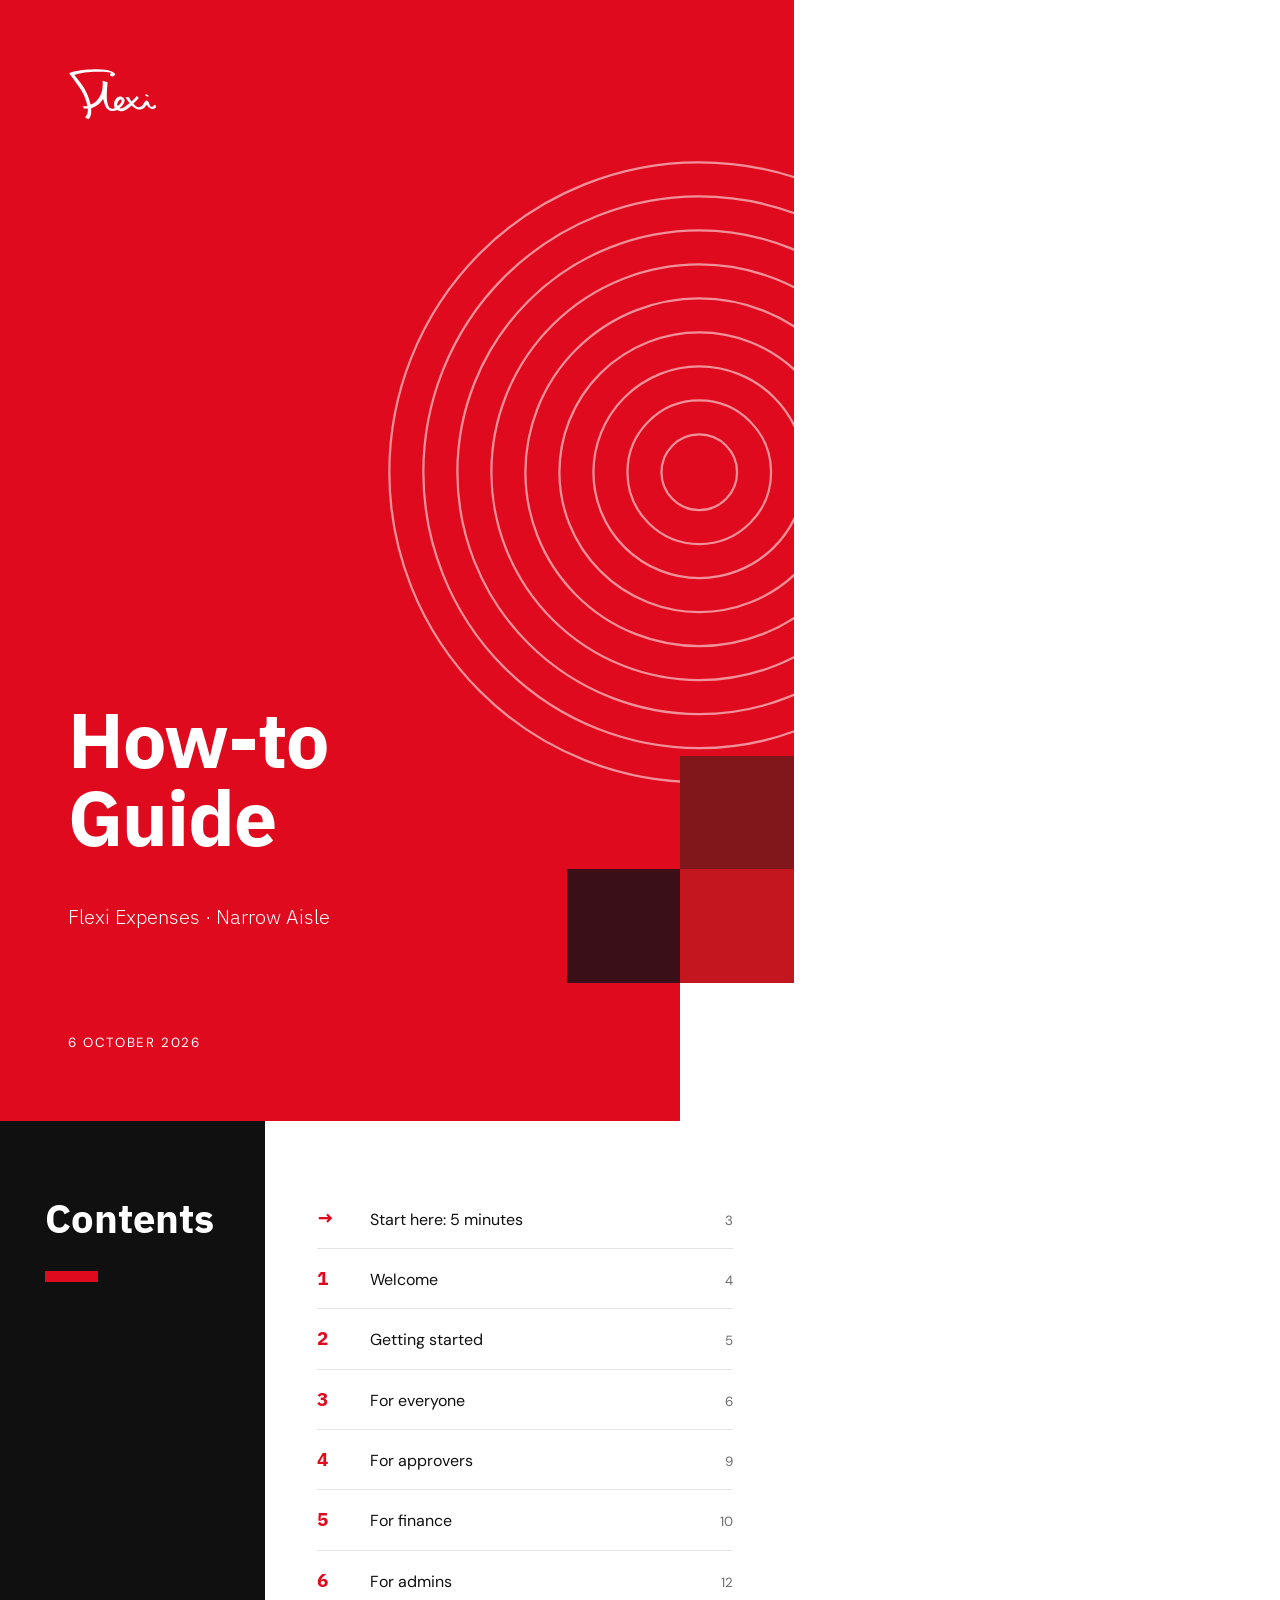
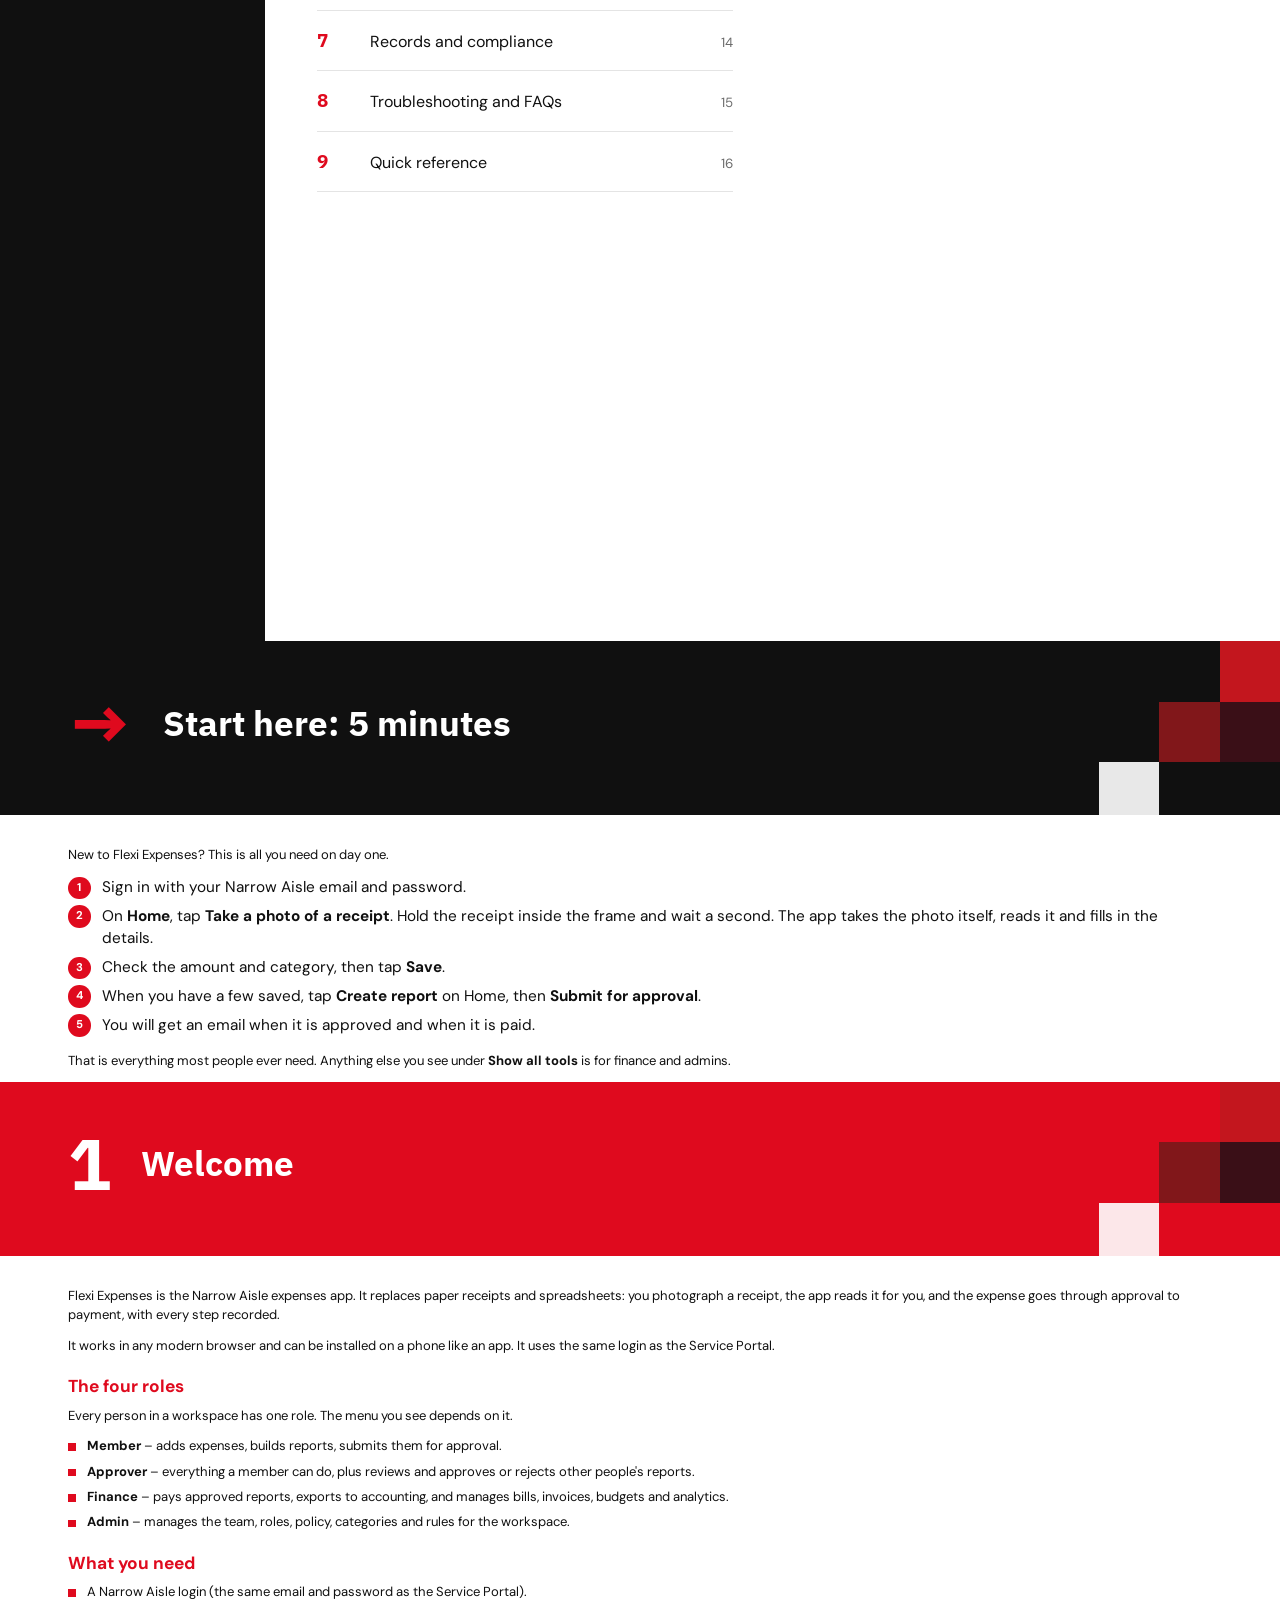
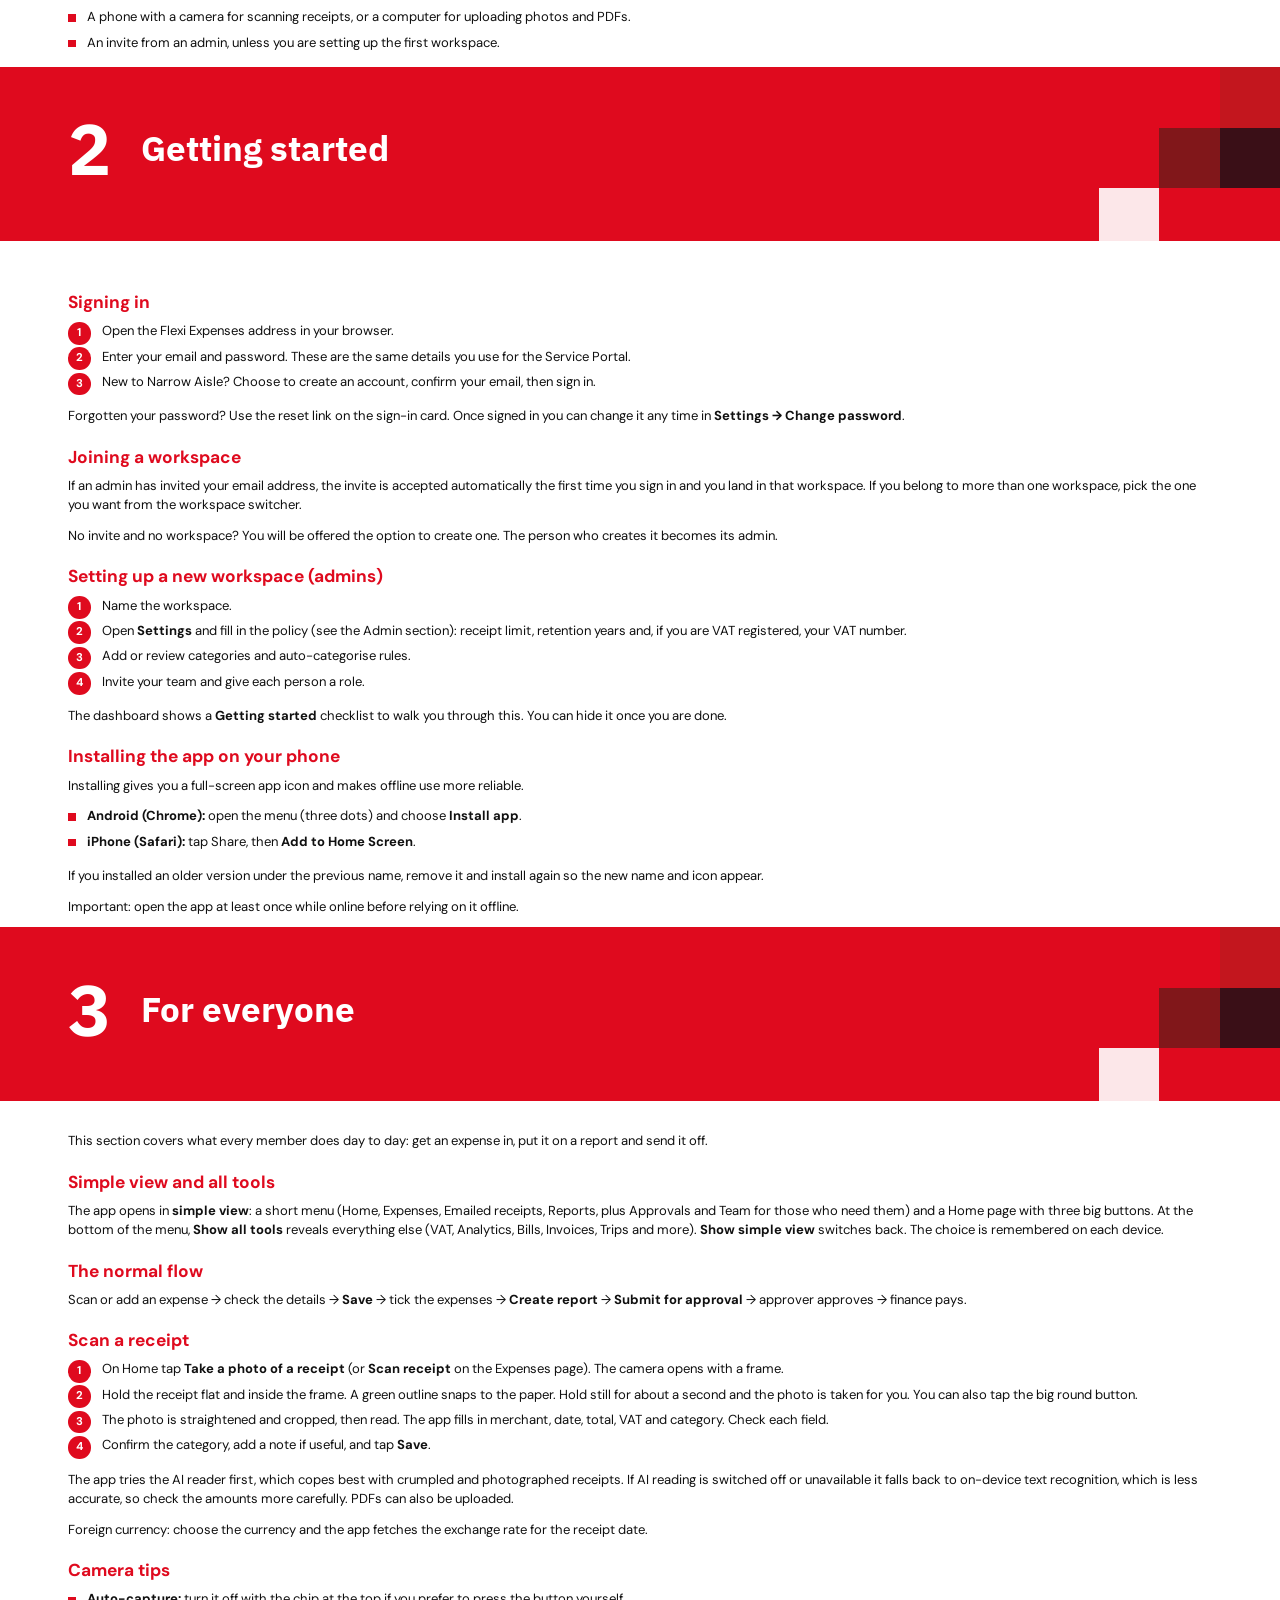
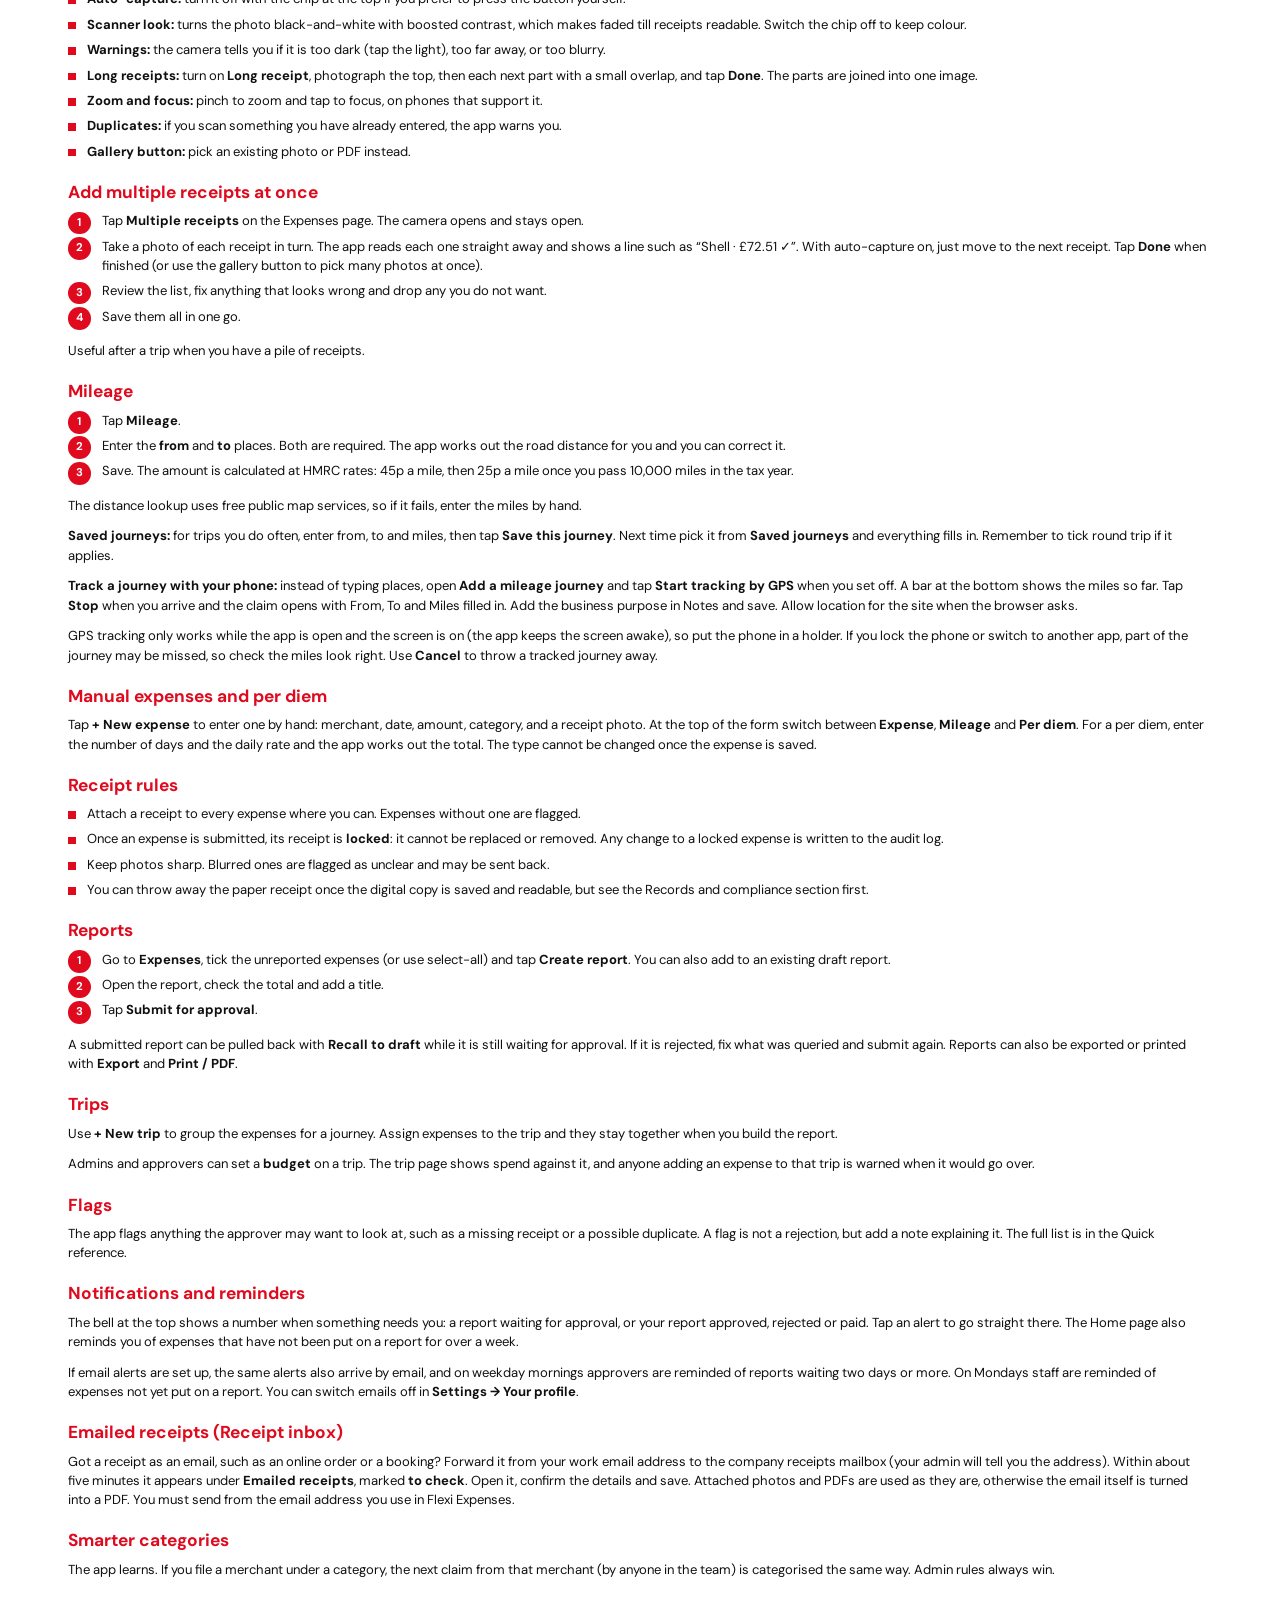
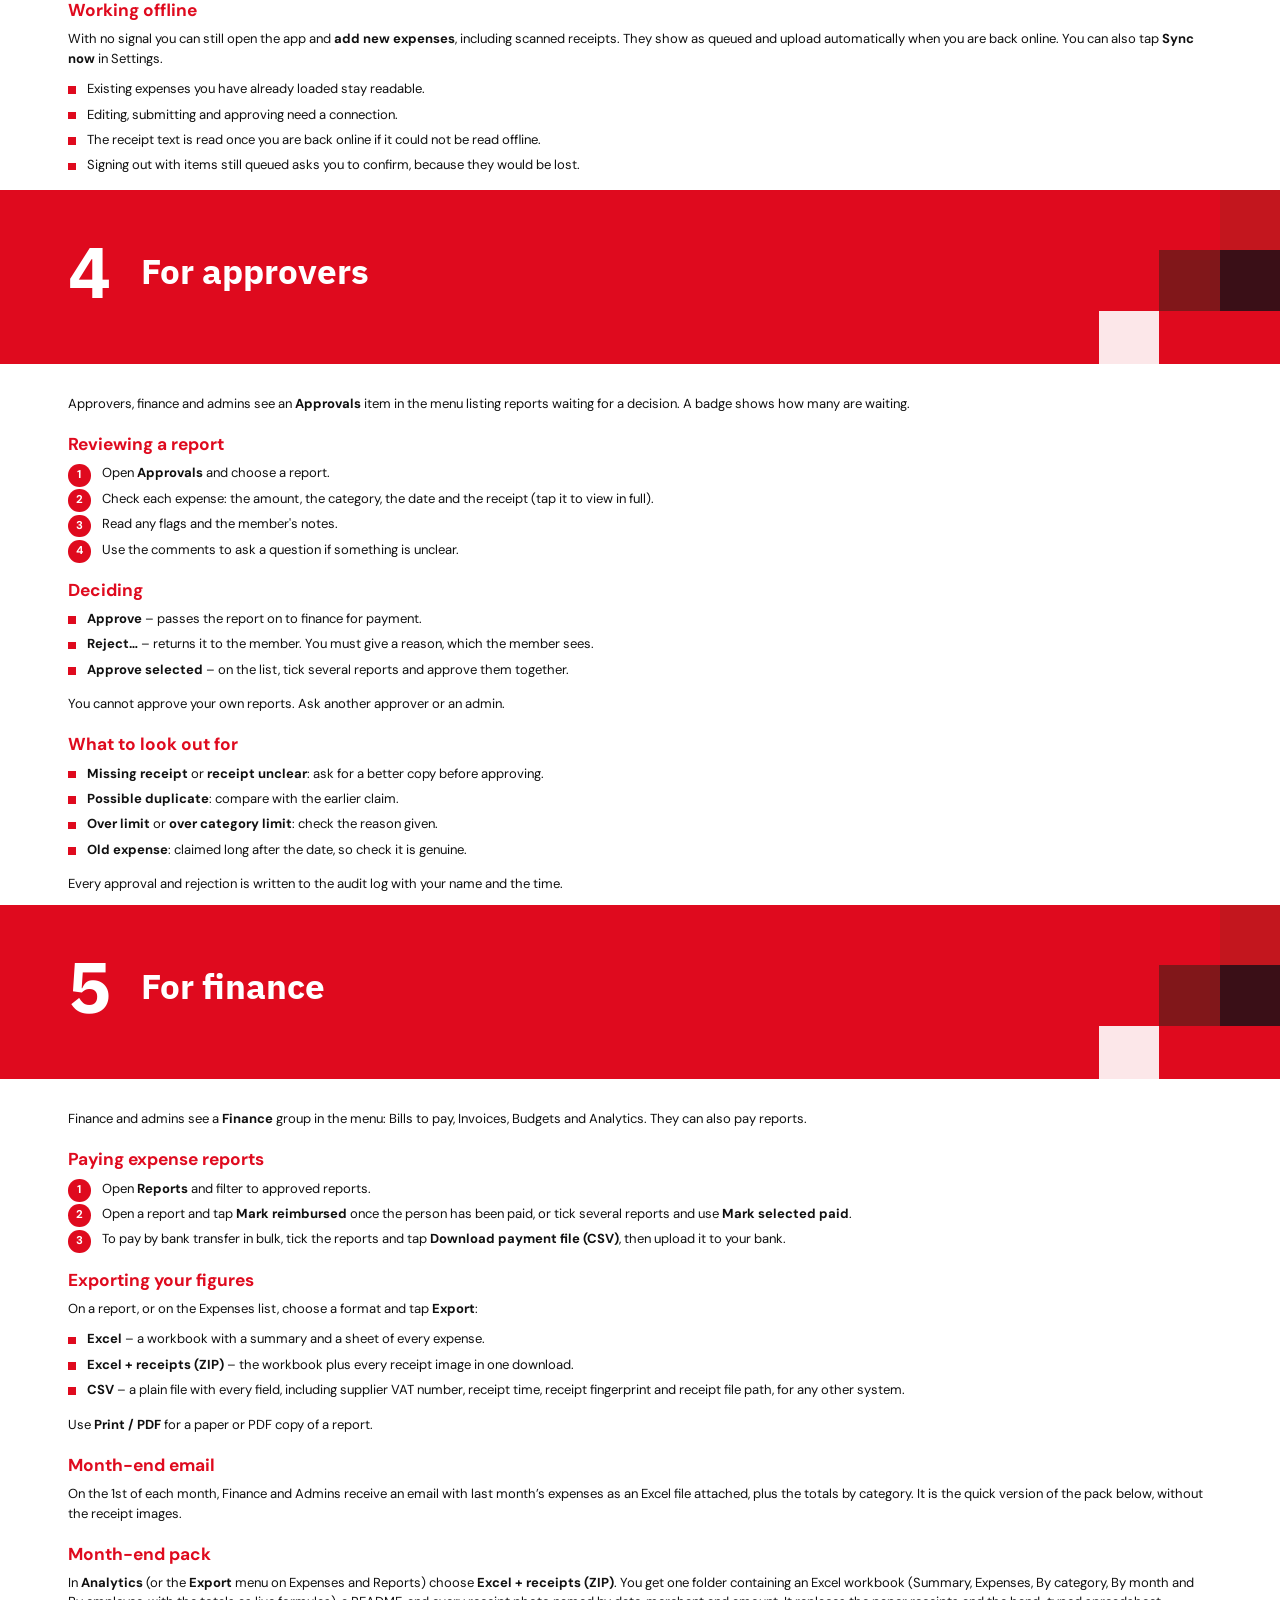
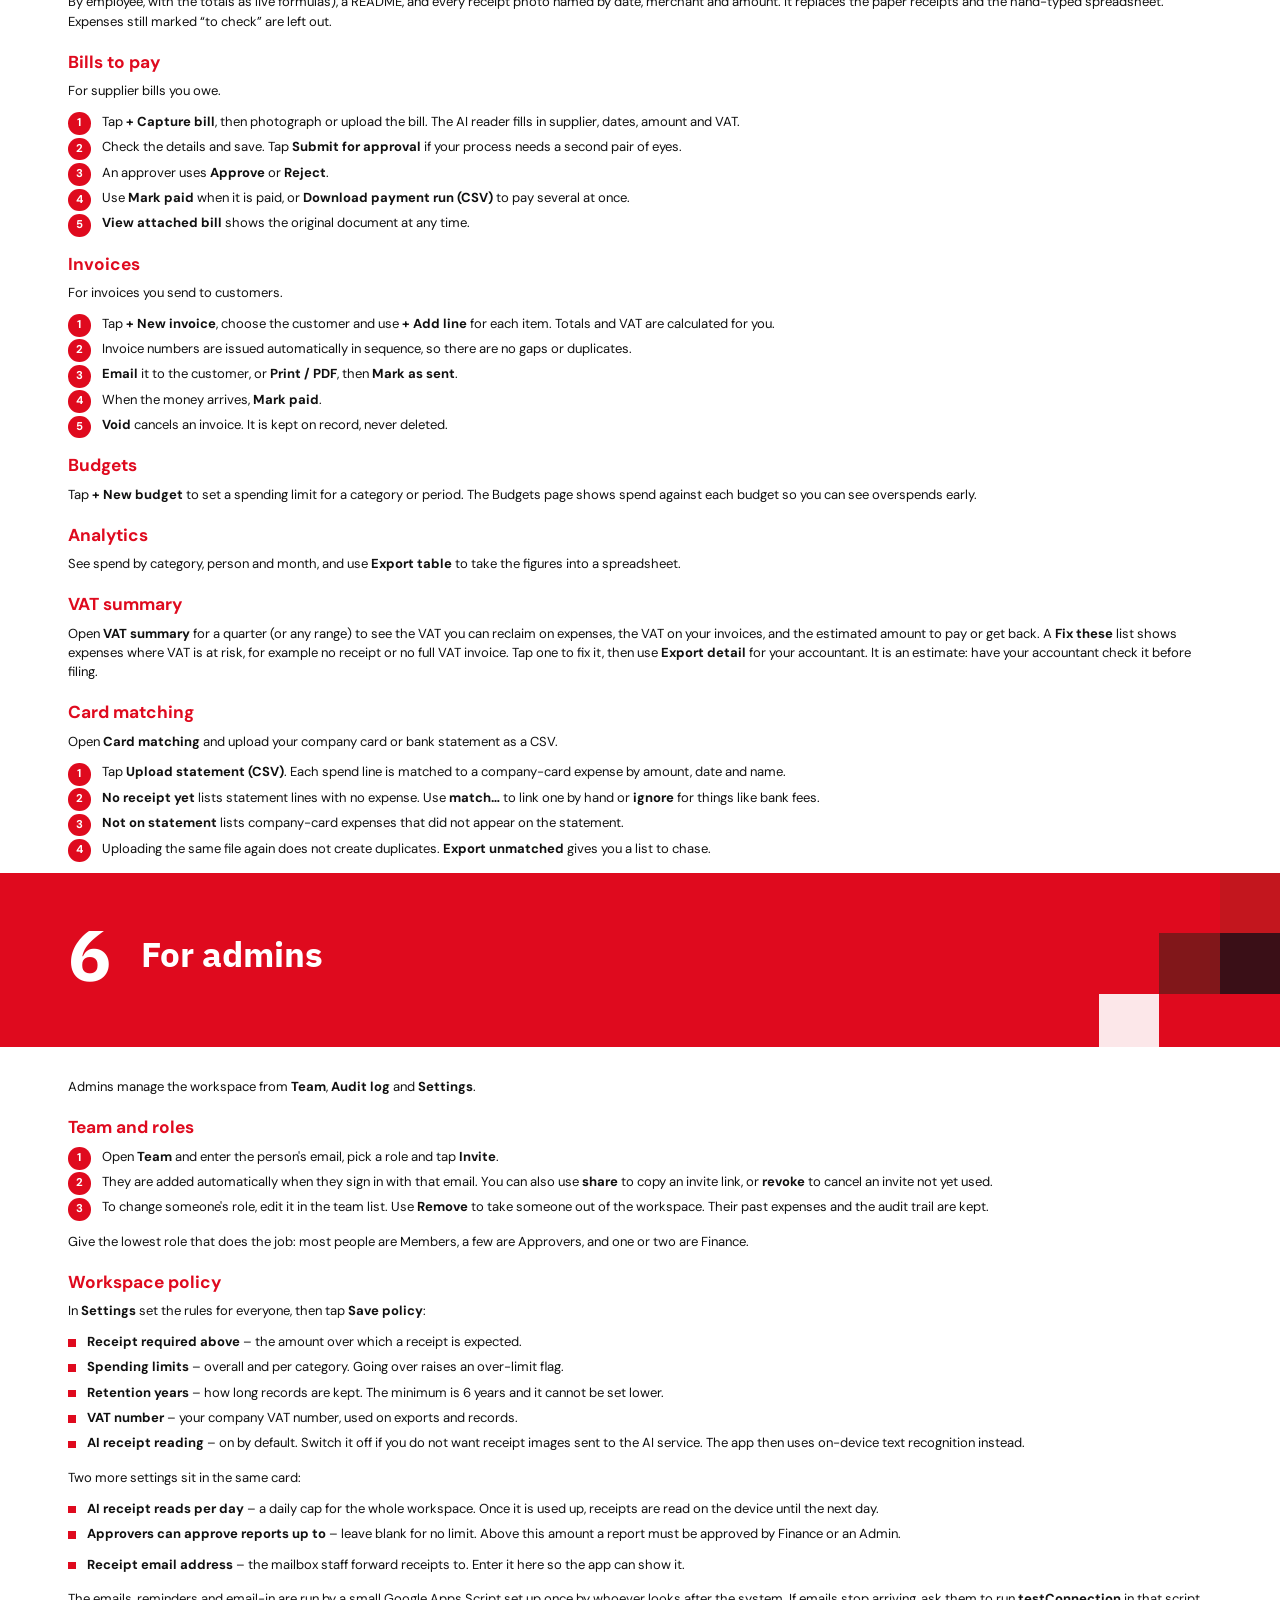
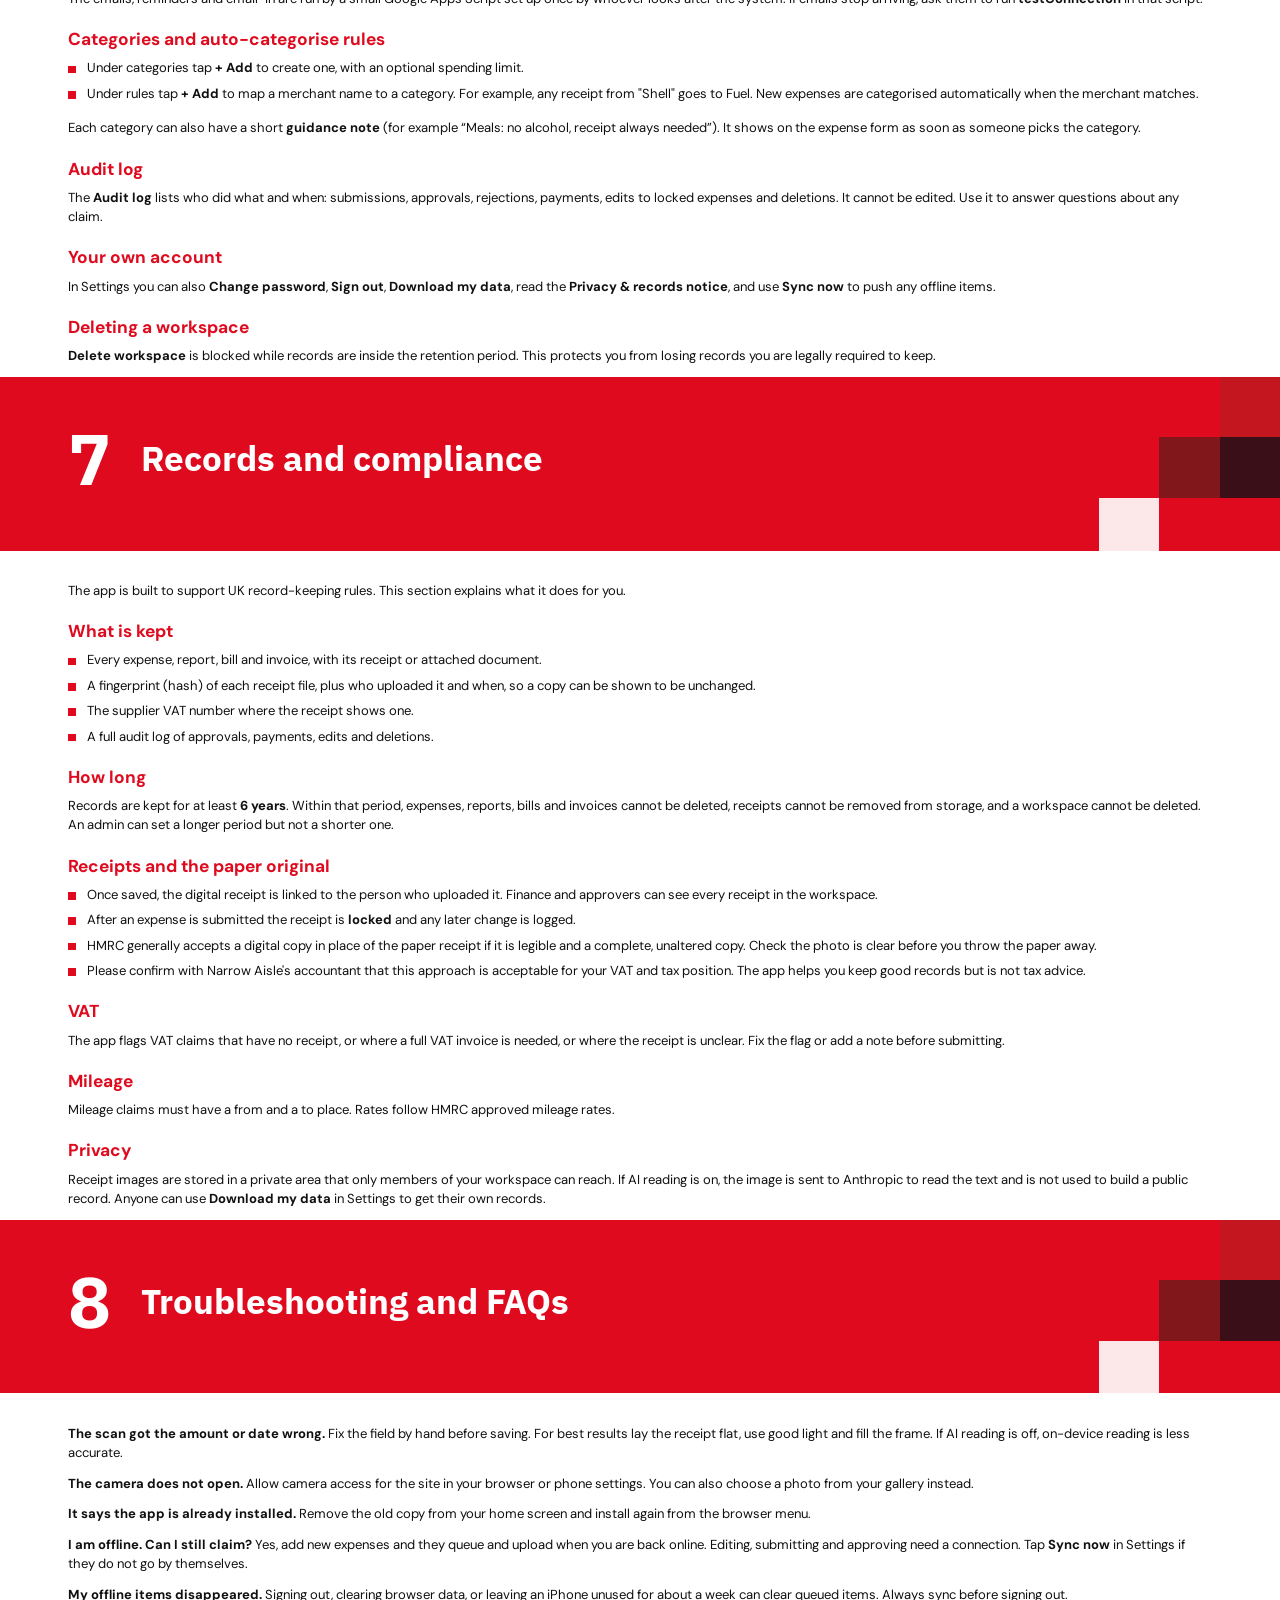
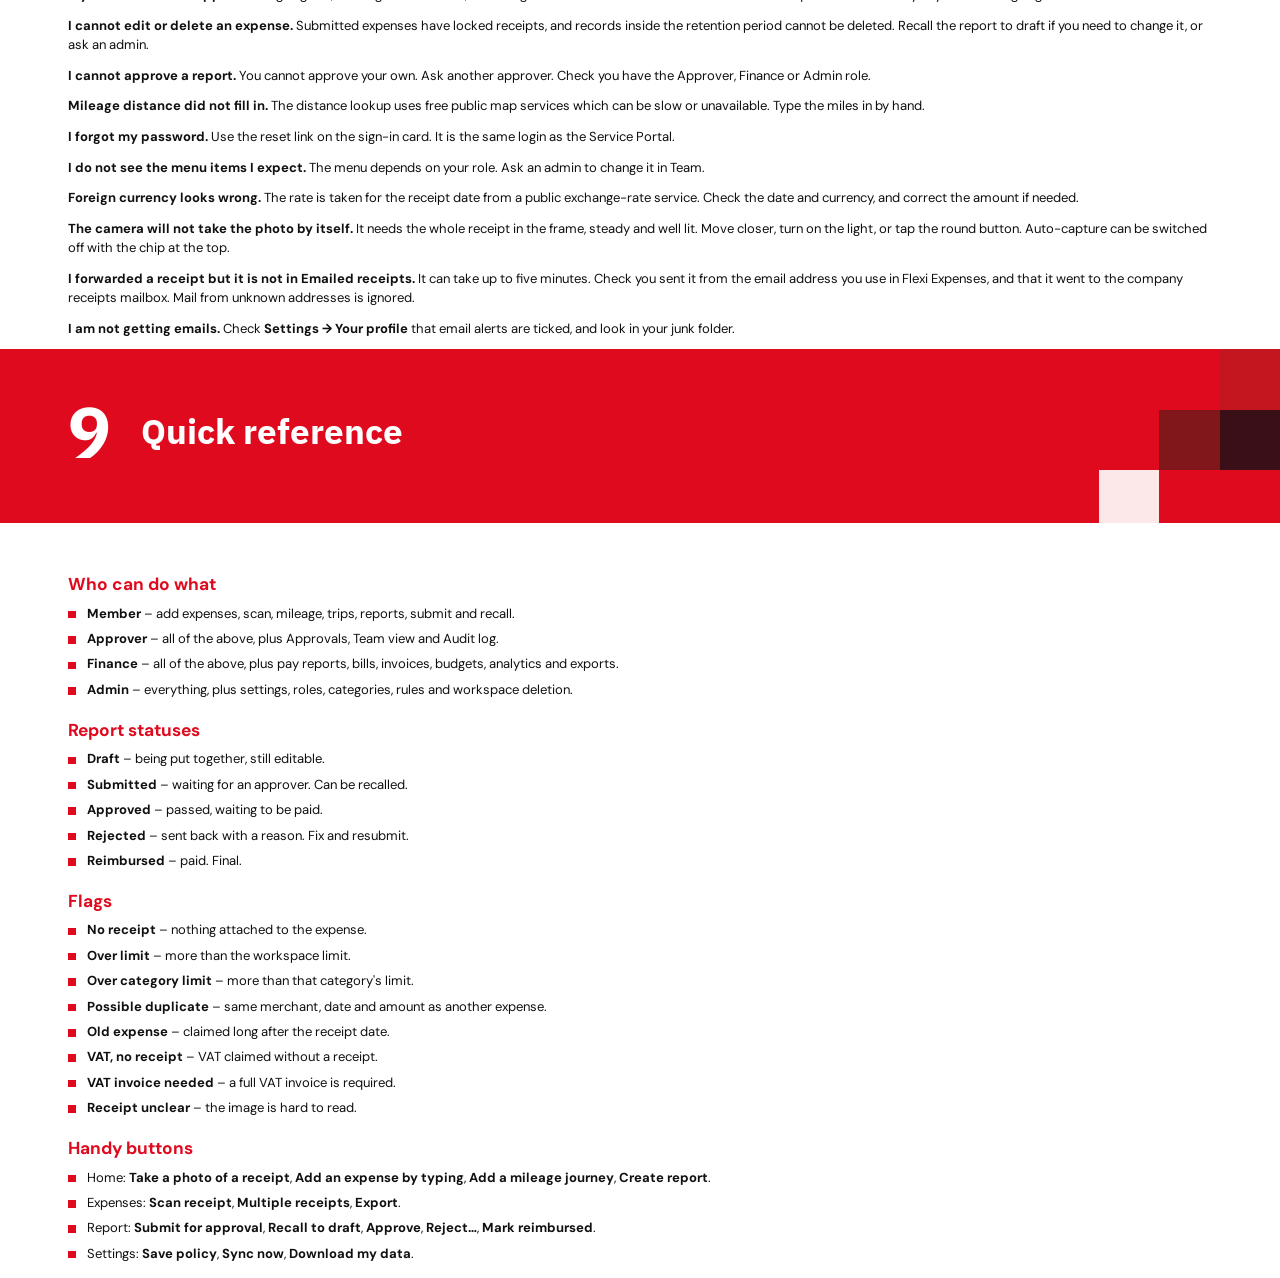
<file: Flexi-Expenses-How-to-Guide.html>
<!doctype html><html lang="en-GB"><meta charset="utf-8"><title>Flexi Expenses How-to Guide</title><link rel="stylesheet" href="https://fonts.googleapis.com/css2?family=DM+Sans:wght@400;500;700&family=IBM+Plex+Sans:wght@300;400;600;700&display=swap"><style>
@page{size:A4;margin:0 0 18mm 0;@bottom-left{content:'Flexi Expenses How-to Guide';font:8pt Inter,sans-serif;color:#6b6b6b;padding-left:18mm;border-top:1px solid #e4e4e4;width:150mm;vertical-align:middle}@bottom-right{content:'Page ' counter(page);font:8pt Inter,sans-serif;color:#6b6b6b;padding-right:18mm;border-top:1px solid #e4e4e4;vertical-align:middle}}
@page full{margin:0;@bottom-left{content:none;border:0}@bottom-right{content:none;border:0}}
.cover,.contents{page:full}
*{box-sizing:border-box}
:root{--red:#df0a1e;--ink:#101010;--maroon:#81171a;--deep:#3a0f17;--mid:#c3161e;--grey:#6b6b6b;--line:#e4e4e4}
body{margin:0;font-family:'DM Sans','Inter',sans-serif;color:var(--ink);font-size:9.8pt;line-height:1.48}
h1,h2,h3,.hf{font-family:'IBM Plex Sans','Inter',sans-serif}
.page{width:210mm;height:296.5mm;position:relative;overflow:hidden;page-break-after:always}
.cover{background:var(--red);color:#fff}
.cover svg.logo{position:absolute;left:18mm;top:18mm;height:14mm;width:auto}
.cover h1{position:absolute;left:18mm;bottom:70mm;margin:0;font-size:58pt;line-height:1;font-weight:700;letter-spacing:-1px}
.cover .sub{position:absolute;left:18mm;bottom:50mm;font-size:15pt;font-weight:300;font-family:'IBM Plex Sans','Inter',sans-serif}
.cover .date{position:absolute;left:18mm;bottom:18mm;font-size:10pt;letter-spacing:.12em;text-transform:uppercase}
.arcs{position:absolute;right:-60mm;top:40mm;width:170mm;height:170mm}
.blk{position:absolute}
.contents{background:#fff}
.contents .left{position:absolute;left:0;top:0;bottom:0;width:70mm;background:var(--ink);color:#fff;padding:18mm 12mm}
.contents .left h2{font-size:30pt;margin:0;font-weight:700}
.contents .left .bar{width:14mm;height:3mm;background:var(--red);margin-top:6mm}
.contents ol{position:absolute;left:84mm;top:18mm;right:16mm;margin:0;padding:0;list-style:none}
.contents li{display:flex;gap:5mm;align-items:baseline;padding:4.2mm 0;border-bottom:1px solid var(--line);font-size:12pt}
.contents li b{color:var(--red);font-family:'IBM Plex Sans','Inter',sans-serif;min-width:9mm;font-size:14pt}
.contents li span.t{flex:1}
.contents li span.p{color:var(--grey);font-size:10pt}
.sec{page-break-before:always}
.band{background:var(--red);color:#fff;height:46mm;position:relative;padding:12mm 18mm;overflow:hidden;break-inside:avoid}
.band .n{font-family:'IBM Plex Sans','Inter',sans-serif;font-size:54pt;font-weight:700;line-height:1;display:inline-block;vertical-align:middle;margin-right:8mm}
.band h2{display:inline-block;vertical-align:middle;margin:0;font-size:26pt;font-weight:700;max-width:115mm;line-height:1.1}
.band .b{position:absolute}
.content{padding:8mm 18mm 0}
.content h3{font-family:'DM Sans','Inter',sans-serif;font-weight:700;color:var(--red);font-size:13pt;margin:5mm 0 1.5mm;break-after:avoid}
.content p{margin:0 0 3mm}
.content ul,.content ol{margin:0 0 4mm;padding-left:6mm}
.content li{margin-bottom:1.6mm}
.content ol{list-style:none;counter-reset:n;padding-left:0}
.content ol>li{counter-increment:n;position:relative;padding-left:9mm;break-inside:avoid}
.content ol>li:before{content:counter(n);position:absolute;left:0;top:.05em;width:6mm;height:6mm;border-radius:50%;background:var(--red);color:#fff;font-size:8.5pt;font-weight:700;text-align:center;line-height:6mm}
.content ul{list-style:none;padding-left:0}
.content ul>li{position:relative;padding-left:5mm}
.content ul>li:before{content:"";position:absolute;left:0;top:.55em;width:2mm;height:2mm;background:var(--red)}
.content strong{font-weight:700}
.content table{border-collapse:collapse;width:100%;margin:2mm 0 5mm;font-size:9.5pt;break-inside:avoid}
.content th{background:var(--ink);color:#fff;text-align:left;padding:2mm 3mm}
.content td{padding:2mm 3mm;border-bottom:1px solid var(--line);vertical-align:top}
.content code{background:#f3f3f3;padding:0 1mm;font-size:9.5pt}
.start .band{background:var(--ink)}
.start .band .n{color:var(--red)}
.start .content ol>li{font-size:11.5pt}
.rh{position:absolute;top:0;left:0;right:0}
.run{position:fixed}
</style><body><div class="page cover"><svg class="logo" xmlns="http://www.w3.org/2000/svg" xmlns:xlink="http://www.w3.org/1999/xlink" id="Layer_1" x="0px" y="0px" viewBox="0 0 841.9 497.3" style="enable-background:new 0 0 841.9 497.3;" xml:space="preserve"><style type="text/css">	.st0{fill:#FFFFFF;}</style><g>	<path class="st0" d="M724.9,251.8l9.8-4.4c0.7-0.3,1.5-0.2,2.1,0.2l21.4,13.9c1.4,0.9,1.4,3.1-0.1,3.9l-8.5,4.9  c-0.7,0.4-1.6,0.4-2.3-0.1l-22.7-14.4C723.1,254.8,723.2,252.5,724.9,251.8"></path>	<path class="st0" d="M465.5,354.3c-3.9-1.9-6.2-15.3,4.1-34.8c8-15.1,17.6-20.8,22.6-22.6c5.2-1.9,8.9-0.1,10,1  c5.6,5.8,0.6,20-6.5,31.4C487.1,343.2,471.1,357,465.5,354.3 M806,352.8c-8.6,14.7-20.3,14-29.1,8.3c-7.7-5-13.3-26-16.2-34.6  c-3.1-9-11.7-19.9-21.8-19.9c-13.1,0-30.8,36.5-35.8,42.1c-11.6,12.8-38.3,28-60.3,14.1c-12.1-7.6-28.3-29-28.3-29  s49.6-49.4,51.6-52.3l-18.8-19.1c-2.3,3.8-48.6,51.6-50.4,51.6c-1.8,0-22.7-34.8-25.3-38c0,0-31.1-3-32.5-1.6  c0,0,40.1,55.2,38.8,57.5c-2,3.3-45.5,34.9-56,40.5c-21.1,11.1-38.5,6.4-38.5,6.4s30.2-25.5,40.3-45.5c5-9.8,23.1-42.2-16.6-60.4  c-23.6-10.8-44.4-1.6-63.6,26.8c-21.1,31-4.3,75.7-4.3,75.7s-23.6,16.7-44.6,1.3c-15.4-11.2-26.2-49.6-28.8-85.2  c-3.9-52.6,6.8-158.4,6.8-158.4l-47.3-13.9c0,0,6,51.3-5.2,93.9c-26.9,102.3-97,128.4-104.6,129.3c-7.6,0.9-7.6-52.3-59.1-145  C122.7,136.8,60,68.7,60.9,65.5c0.9-3.2,81.3-26.5,150.3-28.4c96.8-2.7,185.3,3,191.5,9.3c6.3,6.4-25.5,16.6,6.7,31.4  c15.1,6.9,27.3-5.9,32.9-13.5c2.3-3.2,2.1-7.6-0.4-10.5C430.3,40.4,387.4,7.2,249,11.9C76.6,17.8,15.7,44.2,12.1,50.1  s107.1,130.9,138,206.3c24.7,60.2,32.3,97.3,31.4,101.4c-0.9,4.1-44.4,1.4-44.4,1.4l13,21.4l35.4-1c0,0,3.9,24.3-1.8,42.7  c-7.9,25.4-22.8,37.7-22.8,42.3l30.9,17.7c0,0,19.5-14.3,25.5-54.6c3-20.2,0-47.7,0-47.7s30.1-8.8,60.5-31.4  c30.2-22.5,52.4-60,52.4-60s16.5,73.6,37.7,94.9c25.9,25.9,59,26.5,94,11.5c8.1,3.9,15.5,6.6,22.1,8.5c19.5,5.7,40.4,2.5,57.6-8.5  c16.4-10.4,41-30.3,55.5-43.4c2.7-2.4,37.2,42.7,83.1,37.6c30.9-3.4,42.8-19,55.6-39c6.6-10.2,13.7,20.7,45.9,32.5  c18.4,6.7,37.5,0.2,44.3-11C837,354,814.7,337.9,806,352.8"></path></g></svg>
<svg class="arcs" viewBox="0 0 170 170"><circle cx="85" cy="85" r="10" fill="none" stroke="#fff" stroke-width=".6" opacity=".55"/><circle cx="85" cy="85" r="19" fill="none" stroke="#fff" stroke-width=".6" opacity=".55"/><circle cx="85" cy="85" r="28" fill="none" stroke="#fff" stroke-width=".6" opacity=".55"/><circle cx="85" cy="85" r="37" fill="none" stroke="#fff" stroke-width=".6" opacity=".55"/><circle cx="85" cy="85" r="46" fill="none" stroke="#fff" stroke-width=".6" opacity=".55"/><circle cx="85" cy="85" r="55" fill="none" stroke="#fff" stroke-width=".6" opacity=".55"/><circle cx="85" cy="85" r="64" fill="none" stroke="#fff" stroke-width=".6" opacity=".55"/><circle cx="85" cy="85" r="73" fill="none" stroke="#fff" stroke-width=".6" opacity=".55"/><circle cx="85" cy="85" r="82" fill="none" stroke="#fff" stroke-width=".6" opacity=".55"/></svg>
<div class="blk" style="right:0;top:200mm;width:30mm;height:30mm;background:#81171a"></div>
<div class="blk" style="right:30mm;top:230mm;width:30mm;height:30mm;background:#3a0f17"></div>
<div class="blk" style="right:0;top:230mm;width:30mm;height:30mm;background:#c3161e"></div>
<div class="blk" style="right:0;top:260mm;width:30mm;height:37mm;background:#fff"></div>
<h1>How-to<br>Guide</h1><div class="sub">Flexi Expenses · Narrow Aisle</div><div class="date">6 October 2026</div></div><div class="page contents"><div class="left"><h2>Contents</h2><div class="bar"></div></div><ol><li><b>→</b><span class="t">Start here: 5 minutes</span><span class="p">3</span></li><li><b>1</b><span class="t">Welcome</span><span class="p">4</span></li><li><b>2</b><span class="t">Getting started</span><span class="p">5</span></li><li><b>3</b><span class="t">For everyone</span><span class="p">6</span></li><li><b>4</b><span class="t">For approvers</span><span class="p">9</span></li><li><b>5</b><span class="t">For finance</span><span class="p">10</span></li><li><b>6</b><span class="t">For admins</span><span class="p">12</span></li><li><b>7</b><span class="t">Records and compliance</span><span class="p">14</span></li><li><b>8</b><span class="t">Troubleshooting and FAQs</span><span class="p">15</span></li><li><b>9</b><span class="t">Quick reference</span><span class="p">16</span></li></ol></div><section class="sec start" id="s0"><div class="band"><span class="n">→</span><h2>Start here: 5 minutes</h2>
<div class="b" style="right:0;top:0;width:16mm;height:16mm;background:#c3161e"></div>
<div class="b" style="right:16mm;top:16mm;width:16mm;height:16mm;background:#81171a"></div>
<div class="b" style="right:0;top:16mm;width:16mm;height:16mm;background:#3a0f17"></div>
<div class="b" style="right:32mm;top:32mm;width:16mm;height:16mm;background:#fff;opacity:.9"></div></div><div class="content"><p>New to Flexi Expenses? This is all you need on day one.</p>
<ol>
<li>Sign in with your Narrow Aisle email and password.</li>
<li>On <strong>Home</strong>, tap <strong>Take a photo of a receipt</strong>. Hold the receipt inside the frame and wait a second. The app takes the photo itself, reads it and fills in the details.</li>
<li>Check the amount and category, then tap <strong>Save</strong>.</li>
<li>When you have a few saved, tap <strong>Create report</strong> on Home, then <strong>Submit for approval</strong>.</li>
<li>You will get an email when it is approved and when it is paid.</li>
</ol>
<p>That is everything most people ever need. Anything else you see under <strong>Show all tools</strong> is for finance and admins.</p></div></section><section class="sec" id="s1"><div class="band"><span class="n">1</span><h2>Welcome</h2>
<div class="b" style="right:0;top:0;width:16mm;height:16mm;background:#c3161e"></div>
<div class="b" style="right:16mm;top:16mm;width:16mm;height:16mm;background:#81171a"></div>
<div class="b" style="right:0;top:16mm;width:16mm;height:16mm;background:#3a0f17"></div>
<div class="b" style="right:32mm;top:32mm;width:16mm;height:16mm;background:#fff;opacity:.9"></div></div><div class="content"><p>Flexi Expenses is the Narrow Aisle expenses app. It replaces paper receipts and spreadsheets: you photograph a receipt, the app reads it for you, and the expense goes through approval to payment, with every step recorded.</p>
<p>It works in any modern browser and can be installed on a phone like an app. It uses the same login as the Service Portal.</p>
<h3>The four roles</h3>
<p>Every person in a workspace has one role. The menu you see depends on it.</p>
<ul>
<li><strong>Member</strong> – adds expenses, builds reports, submits them for approval.</li>
<li><strong>Approver</strong> – everything a member can do, plus reviews and approves or rejects other people's reports.</li>
<li><strong>Finance</strong> – pays approved reports, exports to accounting, and manages bills, invoices, budgets and analytics.</li>
<li><strong>Admin</strong> – manages the team, roles, policy, categories and rules for the workspace.</li>
</ul>
<h3>What you need</h3>
<ul>
<li>A Narrow Aisle login (the same email and password as the Service Portal).</li>
<li>A phone with a camera for scanning receipts, or a computer for uploading photos and PDFs.</li>
<li>An invite from an admin, unless you are setting up the first workspace.</li>
</ul></div></section><section class="sec" id="s2"><div class="band"><span class="n">2</span><h2>Getting started</h2>
<div class="b" style="right:0;top:0;width:16mm;height:16mm;background:#c3161e"></div>
<div class="b" style="right:16mm;top:16mm;width:16mm;height:16mm;background:#81171a"></div>
<div class="b" style="right:0;top:16mm;width:16mm;height:16mm;background:#3a0f17"></div>
<div class="b" style="right:32mm;top:32mm;width:16mm;height:16mm;background:#fff;opacity:.9"></div></div><div class="content"><h3>Signing in</h3>
<ol>
<li>Open the Flexi Expenses address in your browser.</li>
<li>Enter your email and password. These are the same details you use for the Service Portal.</li>
<li>New to Narrow Aisle? Choose to create an account, confirm your email, then sign in.</li>
</ol>
<p>Forgotten your password? Use the reset link on the sign-in card. Once signed in you can change it any time in <strong>Settings → Change password</strong>.</p>
<h3>Joining a workspace</h3>
<p>If an admin has invited your email address, the invite is accepted automatically the first time you sign in and you land in that workspace. If you belong to more than one workspace, pick the one you want from the workspace switcher.</p>
<p>No invite and no workspace? You will be offered the option to create one. The person who creates it becomes its admin.</p>
<h3>Setting up a new workspace (admins)</h3>
<ol>
<li>Name the workspace.</li>
<li>Open <strong>Settings</strong> and fill in the policy (see the Admin section): receipt limit, retention years and, if you are VAT registered, your VAT number.</li>
<li>Add or review categories and auto-categorise rules.</li>
<li>Invite your team and give each person a role.</li>
</ol>
<p>The dashboard shows a <strong>Getting started</strong> checklist to walk you through this. You can hide it once you are done.</p>
<h3>Installing the app on your phone</h3>
<p>Installing gives you a full-screen app icon and makes offline use more reliable.</p>
<ul>
<li><strong>Android (Chrome):</strong> open the menu (three dots) and choose <strong>Install app</strong>.</li>
<li><strong>iPhone (Safari):</strong> tap Share, then <strong>Add to Home Screen</strong>.</li>
</ul>
<p>If you installed an older version under the previous name, remove it and install again so the new name and icon appear.</p>
<p>Important: open the app at least once while online before relying on it offline.</p></div></section><section class="sec" id="s3"><div class="band"><span class="n">3</span><h2>For everyone</h2>
<div class="b" style="right:0;top:0;width:16mm;height:16mm;background:#c3161e"></div>
<div class="b" style="right:16mm;top:16mm;width:16mm;height:16mm;background:#81171a"></div>
<div class="b" style="right:0;top:16mm;width:16mm;height:16mm;background:#3a0f17"></div>
<div class="b" style="right:32mm;top:32mm;width:16mm;height:16mm;background:#fff;opacity:.9"></div></div><div class="content"><p>This section covers what every member does day to day: get an expense in, put it on a report and send it off.</p>
<h3>Simple view and all tools</h3>
<p>The app opens in <strong>simple view</strong>: a short menu (Home, Expenses, Emailed receipts, Reports, plus Approvals and Team for those who need them) and a Home page with three big buttons. At the bottom of the menu, <strong>Show all tools</strong> reveals everything else (VAT, Analytics, Bills, Invoices, Trips and more). <strong>Show simple view</strong> switches back. The choice is remembered on each device.</p>
<h3>The normal flow</h3>
<p>Scan or add an expense → check the details → <strong>Save</strong> → tick the expenses → <strong>Create report</strong> → <strong>Submit for approval</strong> → approver approves → finance pays.</p>
<h3>Scan a receipt</h3>
<ol>
<li>On Home tap <strong>Take a photo of a receipt</strong> (or <strong>Scan receipt</strong> on the Expenses page). The camera opens with a frame.</li>
<li>Hold the receipt flat and inside the frame. A green outline snaps to the paper. Hold still for about a second and the photo is taken for you. You can also tap the big round button.</li>
<li>The photo is straightened and cropped, then read. The app fills in merchant, date, total, VAT and category. Check each field.</li>
<li>Confirm the category, add a note if useful, and tap <strong>Save</strong>.</li>
</ol>
<p>The app tries the AI reader first, which copes best with crumpled and photographed receipts. If AI reading is switched off or unavailable it falls back to on-device text recognition, which is less accurate, so check the amounts more carefully. PDFs can also be uploaded.</p>
<p>Foreign currency: choose the currency and the app fetches the exchange rate for the receipt date.</p>
<h3>Camera tips</h3>
<ul>
<li><strong>Auto-capture:</strong> turn it off with the chip at the top if you prefer to press the button yourself.</li>
<li><strong>Scanner look:</strong> turns the photo black-and-white with boosted contrast, which makes faded till receipts readable. Switch the chip off to keep colour.</li>
<li><strong>Warnings:</strong> the camera tells you if it is too dark (tap the light), too far away, or too blurry.</li>
<li><strong>Long receipts:</strong> turn on <strong>Long receipt</strong>, photograph the top, then each next part with a small overlap, and tap <strong>Done</strong>. The parts are joined into one image.</li>
<li><strong>Zoom and focus:</strong> pinch to zoom and tap to focus, on phones that support it.</li>
<li><strong>Duplicates:</strong> if you scan something you have already entered, the app warns you.</li>
<li><strong>Gallery button:</strong> pick an existing photo or PDF instead.</li>
</ul>
<h3>Add multiple receipts at once</h3>
<ol>
<li>Tap <strong>Multiple receipts</strong> on the Expenses page. The camera opens and stays open.</li>
<li>Take a photo of each receipt in turn. The app reads each one straight away and shows a line such as “Shell · £72.51 ✓”. With auto-capture on, just move to the next receipt. Tap <strong>Done</strong> when finished (or use the gallery button to pick many photos at once).</li>
<li>Review the list, fix anything that looks wrong and drop any you do not want.</li>
<li>Save them all in one go.</li>
</ol>
<p>Useful after a trip when you have a pile of receipts.</p>
<h3>Mileage</h3>
<ol>
<li>Tap <strong>Mileage</strong>.</li>
<li>Enter the <strong>from</strong> and <strong>to</strong> places. Both are required. The app works out the road distance for you and you can correct it.</li>
<li>Save. The amount is calculated at HMRC rates: 45p a mile, then 25p a mile once you pass 10,000 miles in the tax year.</li>
</ol>
<p>The distance lookup uses free public map services, so if it fails, enter the miles by hand.</p>
<p><strong>Saved journeys:</strong> for trips you do often, enter from, to and miles, then tap <strong>Save this journey</strong>. Next time pick it from <strong>Saved journeys</strong> and everything fills in. Remember to tick round trip if it applies.</p>
<p><strong>Track a journey with your phone:</strong> instead of typing places, open <strong>Add a mileage journey</strong> and tap <strong>Start tracking by GPS</strong> when you set off. A bar at the bottom shows the miles so far. Tap <strong>Stop</strong> when you arrive and the claim opens with From, To and Miles filled in. Add the business purpose in Notes and save. Allow location for the site when the browser asks.</p>
<p>GPS tracking only works while the app is open and the screen is on (the app keeps the screen awake), so put the phone in a holder. If you lock the phone or switch to another app, part of the journey may be missed, so check the miles look right. Use <strong>Cancel</strong> to throw a tracked journey away.</p>
<h3>Manual expenses and per diem</h3>
<p>Tap <strong>+ New expense</strong> to enter one by hand: merchant, date, amount, category, and a receipt photo. At the top of the form switch between <strong>Expense</strong>, <strong>Mileage</strong> and <strong>Per diem</strong>. For a per diem, enter the number of days and the daily rate and the app works out the total. The type cannot be changed once the expense is saved.</p>
<h3>Receipt rules</h3>
<ul>
<li>Attach a receipt to every expense where you can. Expenses without one are flagged.</li>
<li>Once an expense is submitted, its receipt is <strong>locked</strong>: it cannot be replaced or removed. Any change to a locked expense is written to the audit log.</li>
<li>Keep photos sharp. Blurred ones are flagged as unclear and may be sent back.</li>
<li>You can throw away the paper receipt once the digital copy is saved and readable, but see the Records and compliance section first.</li>
</ul>
<h3>Reports</h3>
<ol>
<li>Go to <strong>Expenses</strong>, tick the unreported expenses (or use select-all) and tap <strong>Create report</strong>. You can also add to an existing draft report.</li>
<li>Open the report, check the total and add a title.</li>
<li>Tap <strong>Submit for approval</strong>.</li>
</ol>
<p>A submitted report can be pulled back with <strong>Recall to draft</strong> while it is still waiting for approval. If it is rejected, fix what was queried and submit again. Reports can also be exported or printed with <strong>Export</strong> and <strong>Print / PDF</strong>.</p>
<h3>Trips</h3>
<p>Use <strong>+ New trip</strong> to group the expenses for a journey. Assign expenses to the trip and they stay together when you build the report.</p>
<p>Admins and approvers can set a <strong>budget</strong> on a trip. The trip page shows spend against it, and anyone adding an expense to that trip is warned when it would go over.</p>
<h3>Flags</h3>
<p>The app flags anything the approver may want to look at, such as a missing receipt or a possible duplicate. A flag is not a rejection, but add a note explaining it. The full list is in the Quick reference.</p>
<h3>Notifications and reminders</h3>
<p>The bell at the top shows a number when something needs you: a report waiting for approval, or your report approved, rejected or paid. Tap an alert to go straight there. The Home page also reminds you of expenses that have not been put on a report for over a week.</p>
<p>If email alerts are set up, the same alerts also arrive by email, and on weekday mornings approvers are reminded of reports waiting two days or more. On Mondays staff are reminded of expenses not yet put on a report. You can switch emails off in <strong>Settings → Your profile</strong>.</p>
<h3>Emailed receipts (Receipt inbox)</h3>
<p>Got a receipt as an email, such as an online order or a booking? Forward it from your work email address to the company receipts mailbox (your admin will tell you the address). Within about five minutes it appears under <strong>Emailed receipts</strong>, marked <strong>to check</strong>. Open it, confirm the details and save. Attached photos and PDFs are used as they are, otherwise the email itself is turned into a PDF. You must send from the email address you use in Flexi Expenses.</p>
<h3>Smarter categories</h3>
<p>The app learns. If you file a merchant under a category, the next claim from that merchant (by anyone in the team) is categorised the same way. Admin rules always win.</p>
<h3>Working offline</h3>
<p>With no signal you can still open the app and <strong>add new expenses</strong>, including scanned receipts. They show as queued and upload automatically when you are back online. You can also tap <strong>Sync now</strong> in Settings.</p>
<ul>
<li>Existing expenses you have already loaded stay readable.</li>
<li>Editing, submitting and approving need a connection.</li>
<li>The receipt text is read once you are back online if it could not be read offline.</li>
<li>Signing out with items still queued asks you to confirm, because they would be lost.</li>
</ul></div></section><section class="sec" id="s4"><div class="band"><span class="n">4</span><h2>For approvers</h2>
<div class="b" style="right:0;top:0;width:16mm;height:16mm;background:#c3161e"></div>
<div class="b" style="right:16mm;top:16mm;width:16mm;height:16mm;background:#81171a"></div>
<div class="b" style="right:0;top:16mm;width:16mm;height:16mm;background:#3a0f17"></div>
<div class="b" style="right:32mm;top:32mm;width:16mm;height:16mm;background:#fff;opacity:.9"></div></div><div class="content"><p>Approvers, finance and admins see an <strong>Approvals</strong> item in the menu listing reports waiting for a decision. A badge shows how many are waiting.</p>
<h3>Reviewing a report</h3>
<ol>
<li>Open <strong>Approvals</strong> and choose a report.</li>
<li>Check each expense: the amount, the category, the date and the receipt (tap it to view in full).</li>
<li>Read any flags and the member's notes.</li>
<li>Use the comments to ask a question if something is unclear.</li>
</ol>
<h3>Deciding</h3>
<ul>
<li><strong>Approve</strong> – passes the report on to finance for payment.</li>
<li><strong>Reject…</strong> – returns it to the member. You must give a reason, which the member sees.</li>
<li><strong>Approve selected</strong> – on the list, tick several reports and approve them together.</li>
</ul>
<p>You cannot approve your own reports. Ask another approver or an admin.</p>
<h3>What to look out for</h3>
<ul>
<li><strong>Missing receipt</strong> or <strong>receipt unclear</strong>: ask for a better copy before approving.</li>
<li><strong>Possible duplicate</strong>: compare with the earlier claim.</li>
<li><strong>Over limit</strong> or <strong>over category limit</strong>: check the reason given.</li>
<li><strong>Old expense</strong>: claimed long after the date, so check it is genuine.</li>
</ul>
<p>Every approval and rejection is written to the audit log with your name and the time.</p></div></section><section class="sec" id="s5"><div class="band"><span class="n">5</span><h2>For finance</h2>
<div class="b" style="right:0;top:0;width:16mm;height:16mm;background:#c3161e"></div>
<div class="b" style="right:16mm;top:16mm;width:16mm;height:16mm;background:#81171a"></div>
<div class="b" style="right:0;top:16mm;width:16mm;height:16mm;background:#3a0f17"></div>
<div class="b" style="right:32mm;top:32mm;width:16mm;height:16mm;background:#fff;opacity:.9"></div></div><div class="content"><p>Finance and admins see a <strong>Finance</strong> group in the menu: Bills to pay, Invoices, Budgets and Analytics. They can also pay reports.</p>
<h3>Paying expense reports</h3>
<ol>
<li>Open <strong>Reports</strong> and filter to approved reports.</li>
<li>Open a report and tap <strong>Mark reimbursed</strong> once the person has been paid, or tick several reports and use <strong>Mark selected paid</strong>.</li>
<li>To pay by bank transfer in bulk, tick the reports and tap <strong>Download payment file (CSV)</strong>, then upload it to your bank.</li>
</ol>
<h3>Exporting your figures</h3>
<p>On a report, or on the Expenses list, choose a format and tap <strong>Export</strong>:</p>
<ul>
<li><strong>Excel</strong> – a workbook with a summary and a sheet of every expense.</li>
<li><strong>Excel + receipts (ZIP)</strong> – the workbook plus every receipt image in one download.</li>
<li><strong>CSV</strong> – a plain file with every field, including supplier VAT number, receipt time, receipt fingerprint and receipt file path, for any other system.</li>
</ul>
<p>Use <strong>Print / PDF</strong> for a paper or PDF copy of a report.</p>
<h3>Month-end email</h3>
<p>On the 1st of each month, Finance and Admins receive an email with last month’s expenses as an Excel file attached, plus the totals by category. It is the quick version of the pack below, without the receipt images.</p>
<h3>Month-end pack</h3>
<p>In <strong>Analytics</strong> (or the <strong>Export</strong> menu on Expenses and Reports) choose <strong>Excel + receipts (ZIP)</strong>. You get one folder containing an Excel workbook (Summary, Expenses, By category, By month and By employee, with the totals as live formulas), a README, and every receipt photo named by date, merchant and amount. It replaces the paper receipts and the hand-typed spreadsheet. Expenses still marked “to check” are left out.</p>
<h3>Bills to pay</h3>
<p>For supplier bills you owe.</p>
<ol>
<li>Tap <strong>+ Capture bill</strong>, then photograph or upload the bill. The AI reader fills in supplier, dates, amount and VAT.</li>
<li>Check the details and save. Tap <strong>Submit for approval</strong> if your process needs a second pair of eyes.</li>
<li>An approver uses <strong>Approve</strong> or <strong>Reject</strong>.</li>
<li>Use <strong>Mark paid</strong> when it is paid, or <strong>Download payment run (CSV)</strong> to pay several at once.</li>
<li><strong>View attached bill</strong> shows the original document at any time.</li>
</ol>
<h3>Invoices</h3>
<p>For invoices you send to customers.</p>
<ol>
<li>Tap <strong>+ New invoice</strong>, choose the customer and use <strong>+ Add line</strong> for each item. Totals and VAT are calculated for you.</li>
<li>Invoice numbers are issued automatically in sequence, so there are no gaps or duplicates.</li>
<li><strong>Email</strong> it to the customer, or <strong>Print / PDF</strong>, then <strong>Mark as sent</strong>.</li>
<li>When the money arrives, <strong>Mark paid</strong>.</li>
<li><strong>Void</strong> cancels an invoice. It is kept on record, never deleted.</li>
</ol>
<h3>Budgets</h3>
<p>Tap <strong>+ New budget</strong> to set a spending limit for a category or period. The Budgets page shows spend against each budget so you can see overspends early.</p>
<h3>Analytics</h3>
<p>See spend by category, person and month, and use <strong>Export table</strong> to take the figures into a spreadsheet.</p>
<h3>VAT summary</h3>
<p>Open <strong>VAT summary</strong> for a quarter (or any range) to see the VAT you can reclaim on expenses, the VAT on your invoices, and the estimated amount to pay or get back. A <strong>Fix these</strong> list shows expenses where VAT is at risk, for example no receipt or no full VAT invoice. Tap one to fix it, then use <strong>Export detail</strong> for your accountant. It is an estimate: have your accountant check it before filing.</p>
<h3>Card matching</h3>
<p>Open <strong>Card matching</strong> and upload your company card or bank statement as a CSV.</p>
<ol>
<li>Tap <strong>Upload statement (CSV)</strong>. Each spend line is matched to a company-card expense by amount, date and name.</li>
<li><strong>No receipt yet</strong> lists statement lines with no expense. Use <strong>match…</strong> to link one by hand or <strong>ignore</strong> for things like bank fees.</li>
<li><strong>Not on statement</strong> lists company-card expenses that did not appear on the statement.</li>
<li>Uploading the same file again does not create duplicates. <strong>Export unmatched</strong> gives you a list to chase.</li>
</ol></div></section><section class="sec" id="s6"><div class="band"><span class="n">6</span><h2>For admins</h2>
<div class="b" style="right:0;top:0;width:16mm;height:16mm;background:#c3161e"></div>
<div class="b" style="right:16mm;top:16mm;width:16mm;height:16mm;background:#81171a"></div>
<div class="b" style="right:0;top:16mm;width:16mm;height:16mm;background:#3a0f17"></div>
<div class="b" style="right:32mm;top:32mm;width:16mm;height:16mm;background:#fff;opacity:.9"></div></div><div class="content"><p>Admins manage the workspace from <strong>Team</strong>, <strong>Audit log</strong> and <strong>Settings</strong>.</p>
<h3>Team and roles</h3>
<ol>
<li>Open <strong>Team</strong> and enter the person's email, pick a role and tap <strong>Invite</strong>.</li>
<li>They are added automatically when they sign in with that email. You can also use <strong>share</strong> to copy an invite link, or <strong>revoke</strong> to cancel an invite not yet used.</li>
<li>To change someone's role, edit it in the team list. Use <strong>Remove</strong> to take someone out of the workspace. Their past expenses and the audit trail are kept.</li>
</ol>
<p>Give the lowest role that does the job: most people are Members, a few are Approvers, and one or two are Finance.</p>
<h3>Workspace policy</h3>
<p>In <strong>Settings</strong> set the rules for everyone, then tap <strong>Save policy</strong>:</p>
<ul>
<li><strong>Receipt required above</strong> – the amount over which a receipt is expected.</li>
<li><strong>Spending limits</strong> – overall and per category. Going over raises an over-limit flag.</li>
<li><strong>Retention years</strong> – how long records are kept. The minimum is 6 years and it cannot be set lower.</li>
<li><strong>VAT number</strong> – your company VAT number, used on exports and records.</li>
<li><strong>AI receipt reading</strong> – on by default. Switch it off if you do not want receipt images sent to the AI service. The app then uses on-device text recognition instead.</li>
</ul>
<p>Two more settings sit in the same card:</p>
<ul>
<li><strong>AI receipt reads per day</strong> – a daily cap for the whole workspace. Once it is used up, receipts are read on the device until the next day.</li>
<li>
<p><strong>Approvers can approve reports up to</strong> – leave blank for no limit. Above this amount a report must be approved by Finance or an Admin.</p>
</li>
<li>
<p><strong>Receipt email address</strong> – the mailbox staff forward receipts to. Enter it here so the app can show it.</p>
</li>
</ul>
<p>The emails, reminders and email-in are run by a small Google Apps Script set up once by whoever looks after the system. If emails stop arriving, ask them to run <strong>testConnection</strong> in that script.</p>
<h3>Categories and auto-categorise rules</h3>
<ul>
<li>Under categories tap <strong>+ Add</strong> to create one, with an optional spending limit.</li>
<li>Under rules tap <strong>+ Add</strong> to map a merchant name to a category. For example, any receipt from "Shell" goes to Fuel. New expenses are categorised automatically when the merchant matches.</li>
</ul>
<p>Each category can also have a short <strong>guidance note</strong> (for example “Meals: no alcohol, receipt always needed”). It shows on the expense form as soon as someone picks the category.</p>
<h3>Audit log</h3>
<p>The <strong>Audit log</strong> lists who did what and when: submissions, approvals, rejections, payments, edits to locked expenses and deletions. It cannot be edited. Use it to answer questions about any claim.</p>
<h3>Your own account</h3>
<p>In Settings you can also <strong>Change password</strong>, <strong>Sign out</strong>, <strong>Download my data</strong>, read the <strong>Privacy &amp; records notice</strong>, and use <strong>Sync now</strong> to push any offline items.</p>
<h3>Deleting a workspace</h3>
<p><strong>Delete workspace</strong> is blocked while records are inside the retention period. This protects you from losing records you are legally required to keep.</p></div></section><section class="sec" id="s7"><div class="band"><span class="n">7</span><h2>Records and compliance</h2>
<div class="b" style="right:0;top:0;width:16mm;height:16mm;background:#c3161e"></div>
<div class="b" style="right:16mm;top:16mm;width:16mm;height:16mm;background:#81171a"></div>
<div class="b" style="right:0;top:16mm;width:16mm;height:16mm;background:#3a0f17"></div>
<div class="b" style="right:32mm;top:32mm;width:16mm;height:16mm;background:#fff;opacity:.9"></div></div><div class="content"><p>The app is built to support UK record-keeping rules. This section explains what it does for you.</p>
<h3>What is kept</h3>
<ul>
<li>Every expense, report, bill and invoice, with its receipt or attached document.</li>
<li>A fingerprint (hash) of each receipt file, plus who uploaded it and when, so a copy can be shown to be unchanged.</li>
<li>The supplier VAT number where the receipt shows one.</li>
<li>A full audit log of approvals, payments, edits and deletions.</li>
</ul>
<h3>How long</h3>
<p>Records are kept for at least <strong>6 years</strong>. Within that period, expenses, reports, bills and invoices cannot be deleted, receipts cannot be removed from storage, and a workspace cannot be deleted. An admin can set a longer period but not a shorter one.</p>
<h3>Receipts and the paper original</h3>
<ul>
<li>Once saved, the digital receipt is linked to the person who uploaded it. Finance and approvers can see every receipt in the workspace.</li>
<li>After an expense is submitted the receipt is <strong>locked</strong> and any later change is logged.</li>
<li>HMRC generally accepts a digital copy in place of the paper receipt if it is legible and a complete, unaltered copy. Check the photo is clear before you throw the paper away.</li>
<li>Please confirm with Narrow Aisle's accountant that this approach is acceptable for your VAT and tax position. The app helps you keep good records but is not tax advice.</li>
</ul>
<h3>VAT</h3>
<p>The app flags VAT claims that have no receipt, or where a full VAT invoice is needed, or where the receipt is unclear. Fix the flag or add a note before submitting.</p>
<h3>Mileage</h3>
<p>Mileage claims must have a from and a to place. Rates follow HMRC approved mileage rates.</p>
<h3>Privacy</h3>
<p>Receipt images are stored in a private area that only members of your workspace can reach. If AI reading is on, the image is sent to Anthropic to read the text and is not used to build a public record. Anyone can use <strong>Download my data</strong> in Settings to get their own records.</p></div></section><section class="sec" id="s8"><div class="band"><span class="n">8</span><h2>Troubleshooting and FAQs</h2>
<div class="b" style="right:0;top:0;width:16mm;height:16mm;background:#c3161e"></div>
<div class="b" style="right:16mm;top:16mm;width:16mm;height:16mm;background:#81171a"></div>
<div class="b" style="right:0;top:16mm;width:16mm;height:16mm;background:#3a0f17"></div>
<div class="b" style="right:32mm;top:32mm;width:16mm;height:16mm;background:#fff;opacity:.9"></div></div><div class="content"><p><strong>The scan got the amount or date wrong.</strong> Fix the field by hand before saving. For best results lay the receipt flat, use good light and fill the frame. If AI reading is off, on-device reading is less accurate.</p>
<p><strong>The camera does not open.</strong> Allow camera access for the site in your browser or phone settings. You can also choose a photo from your gallery instead.</p>
<p><strong>It says the app is already installed.</strong> Remove the old copy from your home screen and install again from the browser menu.</p>
<p><strong>I am offline. Can I still claim?</strong> Yes, add new expenses and they queue and upload when you are back online. Editing, submitting and approving need a connection. Tap <strong>Sync now</strong> in Settings if they do not go by themselves.</p>
<p><strong>My offline items disappeared.</strong> Signing out, clearing browser data, or leaving an iPhone unused for about a week can clear queued items. Always sync before signing out.</p>
<p><strong>I cannot edit or delete an expense.</strong> Submitted expenses have locked receipts, and records inside the retention period cannot be deleted. Recall the report to draft if you need to change it, or ask an admin.</p>
<p><strong>I cannot approve a report.</strong> You cannot approve your own. Ask another approver. Check you have the Approver, Finance or Admin role.</p>
<p><strong>Mileage distance did not fill in.</strong> The distance lookup uses free public map services which can be slow or unavailable. Type the miles in by hand.</p>
<p><strong>I forgot my password.</strong> Use the reset link on the sign-in card. It is the same login as the Service Portal.</p>
<p><strong>I do not see the menu items I expect.</strong> The menu depends on your role. Ask an admin to change it in Team.</p>
<p><strong>Foreign currency looks wrong.</strong> The rate is taken for the receipt date from a public exchange-rate service. Check the date and currency, and correct the amount if needed.</p>
<p><strong>The camera will not take the photo by itself.</strong> It needs the whole receipt in the frame, steady and well lit. Move closer, turn on the light, or tap the round button. Auto-capture can be switched off with the chip at the top.</p>
<p><strong>I forwarded a receipt but it is not in Emailed receipts.</strong> It can take up to five minutes. Check you sent it from the email address you use in Flexi Expenses, and that it went to the company receipts mailbox. Mail from unknown addresses is ignored.</p>
<p><strong>I am not getting emails.</strong> Check <strong>Settings → Your profile</strong> that email alerts are ticked, and look in your junk folder.</p></div></section><section class="sec" id="s9"><div class="band"><span class="n">9</span><h2>Quick reference</h2>
<div class="b" style="right:0;top:0;width:16mm;height:16mm;background:#c3161e"></div>
<div class="b" style="right:16mm;top:16mm;width:16mm;height:16mm;background:#81171a"></div>
<div class="b" style="right:0;top:16mm;width:16mm;height:16mm;background:#3a0f17"></div>
<div class="b" style="right:32mm;top:32mm;width:16mm;height:16mm;background:#fff;opacity:.9"></div></div><div class="content"><h3>Who can do what</h3>
<ul>
<li><strong>Member</strong> – add expenses, scan, mileage, trips, reports, submit and recall.</li>
<li><strong>Approver</strong> – all of the above, plus Approvals, Team view and Audit log.</li>
<li><strong>Finance</strong> – all of the above, plus pay reports, bills, invoices, budgets, analytics and exports.</li>
<li><strong>Admin</strong> – everything, plus settings, roles, categories, rules and workspace deletion.</li>
</ul>
<h3>Report statuses</h3>
<ul>
<li><strong>Draft</strong> – being put together, still editable.</li>
<li><strong>Submitted</strong> – waiting for an approver. Can be recalled.</li>
<li><strong>Approved</strong> – passed, waiting to be paid.</li>
<li><strong>Rejected</strong> – sent back with a reason. Fix and resubmit.</li>
<li><strong>Reimbursed</strong> – paid. Final.</li>
</ul>
<h3>Flags</h3>
<ul>
<li><strong>No receipt</strong> – nothing attached to the expense.</li>
<li><strong>Over limit</strong> – more than the workspace limit.</li>
<li><strong>Over category limit</strong> – more than that category's limit.</li>
<li><strong>Possible duplicate</strong> – same merchant, date and amount as another expense.</li>
<li><strong>Old expense</strong> – claimed long after the receipt date.</li>
<li><strong>VAT, no receipt</strong> – VAT claimed without a receipt.</li>
<li><strong>VAT invoice needed</strong> – a full VAT invoice is required.</li>
<li><strong>Receipt unclear</strong> – the image is hard to read.</li>
</ul>
<h3>Handy buttons</h3>
<ul>
<li>Home: <strong>Take a photo of a receipt</strong>, <strong>Add an expense by typing</strong>, <strong>Add a mileage journey</strong>, <strong>Create report</strong>.</li>
<li>Expenses: <strong>Scan receipt</strong>, <strong>Multiple receipts</strong>, <strong>Export</strong>.</li>
<li>Report: <strong>Submit for approval</strong>, <strong>Recall to draft</strong>, <strong>Approve</strong>, <strong>Reject…</strong>, <strong>Mark reimbursed</strong>.</li>
<li>Settings: <strong>Save policy</strong>, <strong>Sync now</strong>, <strong>Download my data</strong>.</li>
</ul></div></section></body></html>
</file>
